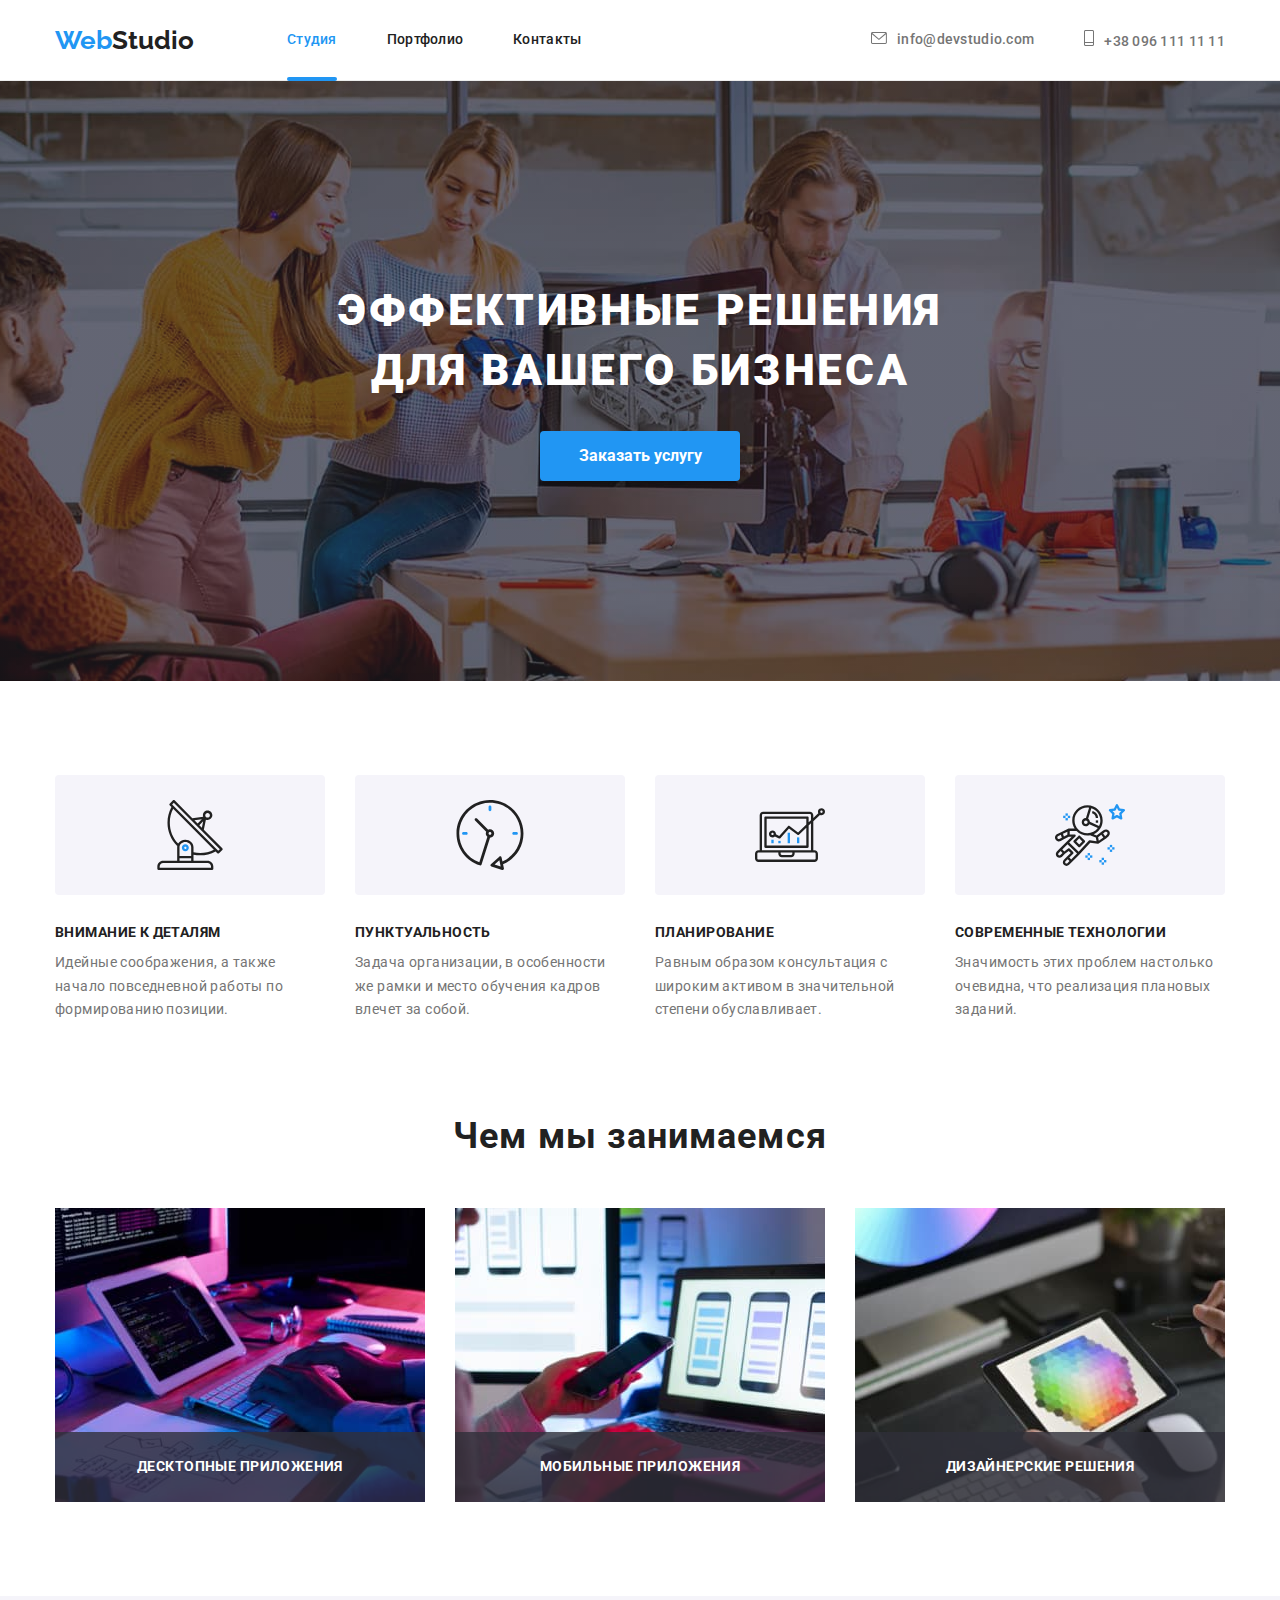
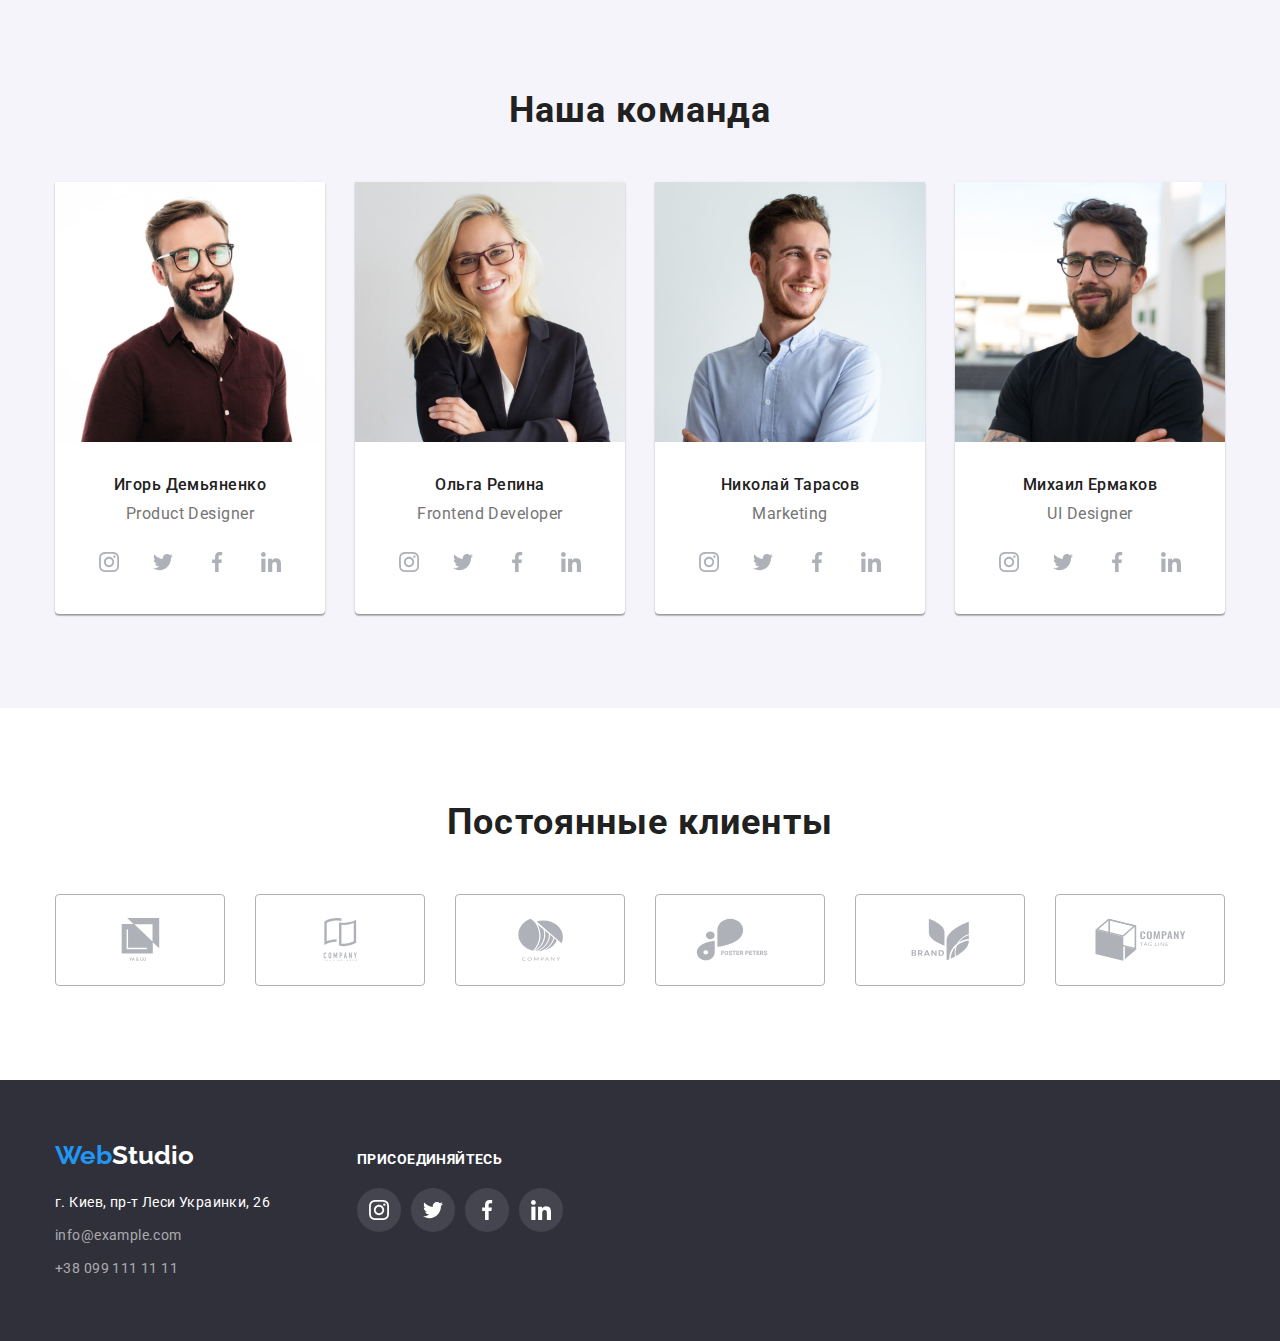
<file: index.html>
<!DOCTYPE html>
<html lang="en">
  <head>
    <meta charset="UTF-8" />
    <meta http-equiv="X-UA-Compatible" content="IE=edge" />
    <meta name="viewport" content="width=device-width, initial-scale=1.0" />
    <title>Web Studio</title>
    <link
      rel="stylesheet"
      href="https://cdnjs.cloudflare.com/ajax/libs/modern-normalize/1.0.0/modern-normalize.min.css"
    />
    <link rel="preconnect" href="https://fonts.gstatic.com" />
    <link
      href="https://fonts.googleapis.com/css2?family=Raleway:wght@700&family=Roboto:wght@400;500;700;900&display=swap"
      rel="stylesheet"
    />

    <link rel="stylesheet" href="./css/style.css" />
  </head>
  <body>
    <!-- Шапка -->
    <header class="header-section">
      <div class="container nav">
        <a href="#" class="logo"><span class="logo-web">Web</span>Studio</a>
        <nav>
          <ul class="nav-list">
            <li class="nav-list-item"><a href="" class="active">Студия</a></li>
            <li class="nav-list-item">
              <a href="./portfolio.html">Портфолио</a>
            </li>
            <li class="nav-list-item"><a href="">Контакты</a></li>
          </ul>
        </nav>
        <ul class="contacts-list">
          <li class="mail-item">
            <a href="mailto:info@devstudio.com"><svg class="mail" width="16" height="12"><use href="./images/icons/sprite.svg#icon-mail"></use></svg>info@devstudio.com</a></li>
          <li class="phone-item"><a href="tel:+380961111111"><svg class="phone" width="10" height="16"><use href="./images/icons/sprite.svg#icon-phone"></use></svg>+38 096 111 11 11</a></li>
        </ul>
      </div>
    </header>
    <main>
      <!-- Герой -->
      <section class="hero">
        <div class="container">
          <h1 class="hero-title">ЭФФЕКТИВНЫЕ РЕШЕНИЯ ДЛЯ ВАШЕГО БИЗНЕСА</h1>
          <button data-modal-open type="button" class="button-order-service">
            Заказать услугу
          </button>
        </div>
      </section>
      <!-- Наши особенности -->
      <section class="features-section">
        <div class="container">
          <ul class="features-list">
            <li class="features-item">
              <div class="features-icons-container"><svg width="70" height="70"><use href="./images/icons/sprite.svg#icon-antenna"></use></svg></div>
              <h3 class="features-title">ВНИМАНИЕ К ДЕТАЛЯМ</h3>
              <p>
                Идейные соображения, а также начало повседневной работы по
                формированию позиции.
              </p>
            </li>
            <li class="features-item">
              <div class="features-icons-container"><svg width="70" height="70"><use href="./images/icons/sprite.svg#icon-clock"></use></svg></div>
              <h3 class="features-title">ПУНКТУАЛЬНОСТЬ</h3>
              <p>
                Задача организации, в особенности же рамки и место обучения
                кадров влечет за собой.
              </p>
            </li>
            <li class="features-item">
              <div class="features-icons-container"><svg width="70" height="70"><use href="./images/icons/sprite.svg#icon-diagram"></use></svg></div>
              <h3 class="features-title">ПЛАНИРОВАНИЕ</h3>
              <p>
                Равным образом консультация с широким активом в значительной
                степени обуславливает.
              </p>
            </li>
            <li class="features-item">
              <div class="features-icons-container"><svg width="70" height="70"><use href="./images/icons/sprite.svg#icon-astronaut"></use></svg></div>
              <h3 class="features-title">СОВРЕМЕННЫЕ ТЕХНОЛОГИИ</h3>
              <p>
                Значимость этих проблем настолько очевидна, что реализация
                плановых заданий.
              </p>
            </li>
          </ul>
        </div>
      </section>
      <!-- Чем мы занимаемся -->
      <section class="what-we-do">
        <div class="container">
          <h2 class="what-we-do-title">Чем мы занимаемся</h2>
          <ul class="photo-list">
            <li class="product-actions-item">
              <img
                class="photo-item"
                src="./images/img.jpg"
                alt="процесс работы 1"
                width="370"
              />
              <div class="product-actions">
                <p class="product-actions-text">ДЕСКТОПНЫЕ ПРИЛОЖЕНИЯ</p>
              </div>
            </li>
            <li class="product-actions-item">
              <img
                class="photo-item"
                src="./images/img2.jpg"
                alt="процесс работы 2"
                width="370"
              />
              <div class="product-actions">
                <p class="product-actions-text">МОБИЛЬНЫЕ ПРИЛОЖЕНИЯ</p>
              </div>
            </li>
            <li class="product-actions-item">
              <img
                class="photo-item"
                src="./images/img3.jpg"
                alt="процесс работы 3"
                width="370"
              />
              <div class="product-actions">
                <p class="product-actions-text">ДИЗАЙНЕРСКИЕ РЕШЕНИЯ</p>
              </div>
            </li>
          </ul>
        </div>
      </section>
      <!-- Наша команда -->
      <section class="our-team-section">
        <div class="container">
          <h2 class="our-team-title">Наша команда</h2>
          <ul class="our-team">
            <li class="our-team-list">
              <img
                src="./images/img4.jpg"
                alt="Игорь Демьяненко фото"
                width="270"
                height="260"
              />
              <div class="worker-details">
                <h3 class="worker-name">Игорь Демьяненко</h3>
                <p class="proffesion">Product Designer</p>
                <ul class="icons-list">
                 <li class="icons-items"><a href="#"><svg width="20" height="20"><use href="./images/icons/sprite.svg#icon-instagram"></use></svg></a></li>
                 <li class="icons-items"><a href="#"><svg width="20" height="20"><use href="./images/icons/sprite.svg#icon-twitter"></use></svg></a></li>
                 <li class="icons-items"><a href="#"><svg width="20" height="20"><use href="./images/icons/sprite.svg#icon-facebook"></use></svg></a></li>
                 <li class="icons-items"><a href="#"><svg width="20" height="20"><use href="./images/icons/sprite.svg#icon-linkedin"></use></svg></a></li>
                </ul>
              </div>
            </li>
            <li class="our-team-list">
              <img
                src="./images/img5.jpg"
                alt="Ольга Репина фото"
                width="270"
                height="260"
              />
              <div class="worker-details">
                <h3 class="worker-name">Ольга Репина</h3>
                <p class="proffesion">Frontend Developer</p>
                <ul class="icons-list">
                  <li class="icons-items"><a href="#"><svg width="20" height="20"><use href="./images/icons/sprite.svg#icon-instagram"></use></svg></a></li>
                  <li class="icons-items"><a href="#"><svg width="20" height="20"><use href="./images/icons/sprite.svg#icon-twitter"></use></svg></a></li>
                  <li class="icons-items"><a href="#"><svg width="20" height="20"><use href="./images/icons/sprite.svg#icon-facebook"></use></svg></a></li>
                  <li class="icons-items"><a href="#"><svg width="20" height="20"><use href="./images/icons/sprite.svg#icon-linkedin"></use></svg></a></li>
                </ul>
              </div>
            </li>
            <li class="our-team-list">
              <img
                src="./images/img6.jpg"
                alt="Николай Тарасов фото"
                width="270"
                height="260"
              />
              <div class="worker-details">
                <h3 class="worker-name">Николай Тарасов</h3>
                <p class="proffesion">Marketing</p>
                <ul class="icons-list">
                  <li class="icons-items"><a href="#"><svg width="20" height="20"><use href="./images/icons/sprite.svg#icon-instagram"></use></svg></a></li>
                  <li class="icons-items"><a href="#"><svg width="20" height="20"><use href="./images/icons/sprite.svg#icon-twitter"></use></svg></a></li>
                  <li class="icons-items"><a href="#"><svg width="20" height="20"><use href="./images/icons/sprite.svg#icon-facebook"></use></svg></a></li>
                  <li class="icons-items"><a href="#"><svg width="20" height="20"><use href="./images/icons/sprite.svg#icon-linkedin"></use></svg></a></li>
                </ul>
              </div>
            </li>
            <li class="our-team-list">
              <img
                src="./images/img7.jpg"
                alt="Михаил Ермаков фото"
                width="270"
                height="260"
              />
              <div class="worker-details">
                <h3 class="worker-name">Михаил Ермаков</h3>
                <p class="proffesion">UI Designer</p>
                <ul class="icons-list">
                  <li class="icons-items"><a href="#"><svg width="20" height="20"><use href="./images/icons/sprite.svg#icon-instagram"></use></svg></a></li>
                  <li class="icons-items"><a href="#"><svg width="20" height="20"><use href="./images/icons/sprite.svg#icon-twitter"></use></svg></a></li>
                  <li class="icons-items"><a href="#"><svg width="20" height="20"><use href="./images/icons/sprite.svg#icon-facebook"></use></svg></a></li>
                  <li class="icons-items"><a href="#"><svg width="20" height="20"><use href="./images/icons/sprite.svg#icon-linkedin"></use></svg></a></li>
                </ul>
              </div>
            </li>
          </ul>
        </div>
      </section>
      <section class="clients-section">
        <div class="container">
          <h2 class="clients-title">Постоянные клиенты</h2>
          <ul class="clients-list">
            <li class="clients-item">
              <a class="clients-link" href="#"><svg width="93" height="43"><use class="clients-icon" href="./images/icons/sprite.svg#icon-group"></use></svg></a>
            </li>
            <li class="clients-item">
              <a class="clients-link" href="#"><svg width="93" height="43"><use class="clients-icon" href="./images/icons/sprite.svg#icon-company"></use></svg></a>
            </li>
            <li class="clients-item">
              <a class="clients-link" href="#"><svg width="93" height="43"><use class="clients-icon" href="./images/icons/sprite.svg#icon-company2"></use></svg></a>
            </li>
            <li class="clients-item">
              <a class="clients-link" href="#"><svg width="93" height="43"><use class="clients-icon" href="./images/icons/sprite.svg#icon-foster-peters"></use></svg></a>
            </li>
            <li class="clients-item">
              <a class="clients-link" href="#"><svg width="93" height="43"><use class="clients-icon" href="./images/icons/sprite.svg#icon-brand"></use></svg></a>
            </li>
            <li class="clients-item">
              <a class="clients-link" href="#"><svg width="93" height="43"><use class="clients-icon" href="./images/icons/sprite.svg#icon-company3"></use></svg></a>
            </li>
          </ul>
        </div>
      </section>
    </main>
    <!-- Подвал -->
    <footer class="footer-section">
      <div class="container">
        <div>
        <a href="#" class="logo"><span class="logo-web">Web</span>Studio</a>
        <address class="address-section">
          <p class="address">г. Киев, пр-т Леси Украинки, 26</p>
          <ul class="contacts">
            <li><a href="mailto:info@example.com">info@example.com</a></li>
            <li><a href="tel:+380991111111">+38 099 111 11 11</a></li>
          </ul>
        </address>
      </div>
        <div class="connect-container">
          <p class="connect-title">ПРИСОЕДИНЯЙТЕСЬ</p> 
          <ul class="connect-list">
            <li class="connect-icons"><a href="#"><svg width="20" height="20"><use href="./images/icons/sprite.svg#icon-instagram"></use></svg></a></li>
            <li class="connect-icons"><a href="#"><svg width="20" height="20"><use href="./images/icons/sprite.svg#icon-twitter"></use></svg></a></li>
            <li class="connect-icons"><a href="#"><svg width="20" height="20"><use href="./images/icons/sprite.svg#icon-facebook"></use></svg></a></li>
            <li class="connect-icons"><a href="#"><svg width="20" height="20"><use href="./images/icons/sprite.svg#icon-linkedin"></use></svg></a></li>
          </ul>
        </div>
      </div>
    </footer>
    <div class="backdrop is-hidden" data-modal>
      <div class="modal">
        <button data-modal-close type="button"></button>
      </div>
    </div>
    <script src="./js/modal.js"></script>
  </body>
</html>
</file>
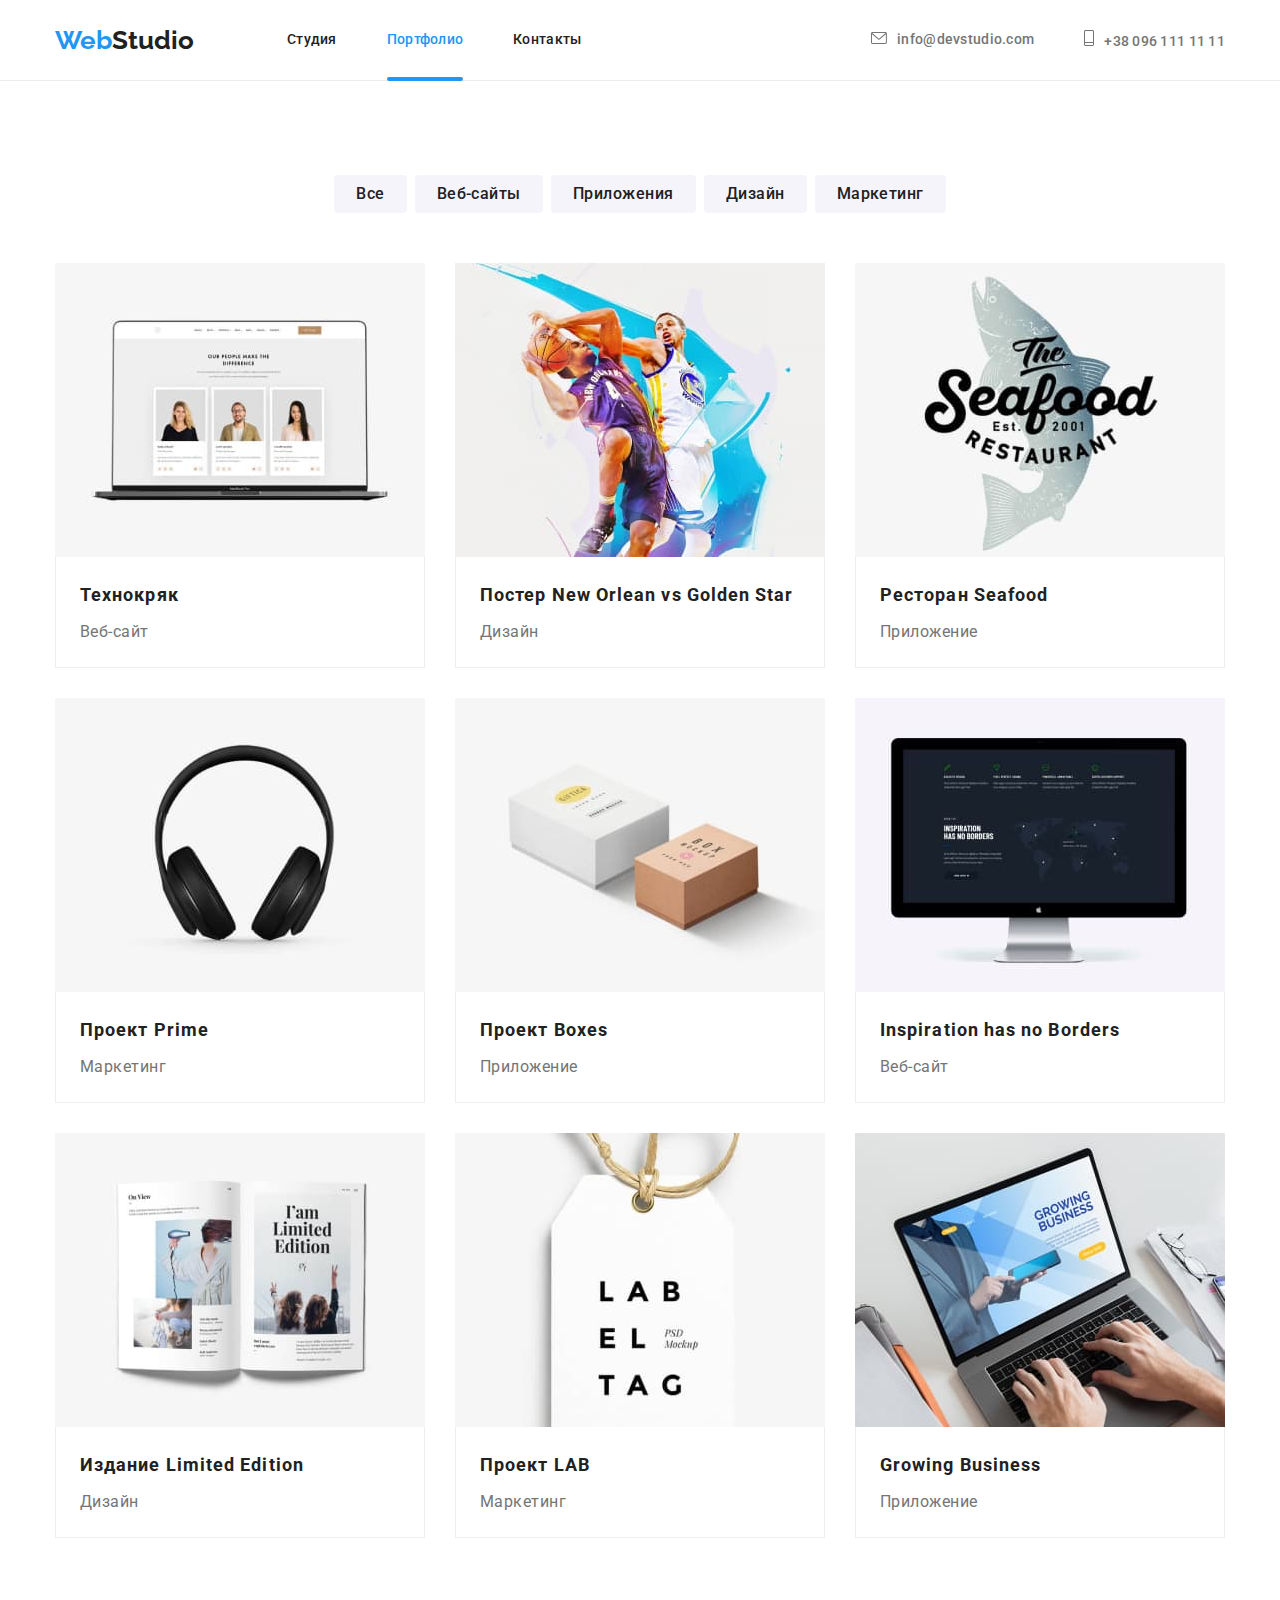
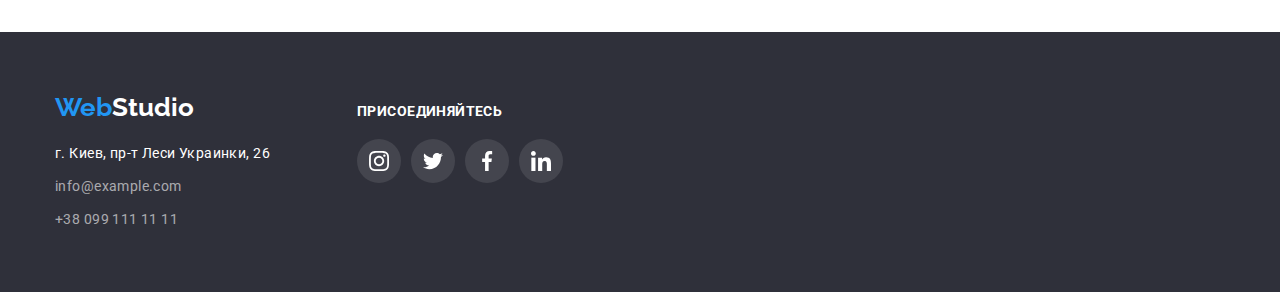
<file: portfolio.html>
<!DOCTYPE html>
<html lang="ru">
  <head>
    <meta charset="UTF-8" />
    <meta http-equiv="X-UA-Compatible" content="IE=edge" />
    <meta name="viewport" content="width=device-width, initial-scale=1.0" />
    <title>Portfolio</title>
    <link
      rel="stylesheet"
      href="https://cdnjs.cloudflare.com/ajax/libs/modern-normalize/1.0.0/modern-normalize.min.css"
    />
    <link rel="preconnect" href="https://fonts.gstatic.com" />
    <link
      href="https://fonts.googleapis.com/css2?family=Raleway:wght@700&family=Roboto:wght@400;500;700;900&display=swap"
      rel="stylesheet"
    />
    <link rel="stylesheet" href="./css/style.css" />
  </head>
  <body>
    <!-- Шапка -->
    <header class="header-section">
      <div class="container nav">
        <a href="#" class="logo"><span class="logo-web">Web</span>Studio</a>
        <nav>
          <ul class="nav-list">
            <li class="nav-list-item"><a href="./index.html">Студия</a></li>
            <li class="nav-list-item">
              <a href="#" class="active">Портфолио</a>
            </li>
            <li class="nav-list-item"><a href="">Контакты</a></li>
          </ul>
        </nav>
        <ul class="contacts-list">
          <li class="mail-item">
            <a href="mailto:info@devstudio.com"><svg class="mail" width="16" height="12"><use href="./images/icons/sprite.svg#icon-mail"></use></svg>info@devstudio.com</a>
          </li>
          <li class="phone-item"><a href="tel:+380961111111"><svg class="phone" width="10" height="16"><use href="./images/icons/sprite.svg#icon-phone"></use></svg>+38 096 111 11 11</a></li>
        </ul>
      </div>
    </header>
    <main>
      <!-- Герой -->
      <section class="portfolio">
        <div class="container">
          <h1 class="hero-portfolio">Portfolio</h1>
          <ul class="buttons-list">
            <li><button class="nav-buttons" type="button">Все</button></li>
            <li>
              <button class="nav-buttons" type="button">Веб-сайты</button>
            </li>
            <li>
              <button class="nav-buttons" type="button">Приложения</button>
            </li>
            <li><button class="nav-buttons" type="button">Дизайн</button></li>
            <li>
              <button class="nav-buttons" type="button">Маркетинг</button>
            </li>
          </ul>
          <ul class="portfolio-photo">
            <li class="cards">
              <a href="#">
                <div class="product-thumb">
                <img class="photo-cards" src="./images/Технокряк.jpg" alt="Технокряк" width="370" />
                <div class="product-thumb-item">
                  <p class="product-thumb-text">Технокряк это современная площадка распространения коронавируса. Компании используют эту платформу для цифрового шпионажа и атак на защищённые сервера конкурентов.</p>
                </div>
              </div>
                <div class="cards-container">
                  <h2 class="item-title">Технокряк</h2>
                  <p class="item-text">Веб-сайт</p>
                </div>
              </a>
            </li>
            <li class="cards">
              <a href="#">
                <div class="product-thumb">
                <img class="photo-cards"
                  src="./images/Постер.jpg"
                  alt="Постер New Orlean vs Golden Star"
                  width="370"
                />
                <div class="product-thumb-item">
                  <p class="product-thumb-text">Технокряк это современная площадка распространения коронавируса. Компании используют эту платформу для цифрового шпионажа и атак на защищённые сервера конкурентов.</p>
                </div>
              </div>
                <div class="cards-container">
                  <h2 class="item-title">Постер New Orlean vs Golden Star</h2>
                  <p class="item-text">Дизайн</p>
                </div>
              </a>
            </li>
            <li class="cards">
              <a href="#">
                <div class="product-thumb">
                <img class="photo-cards"
                  src="./images/Ресторан.jpg"
                  alt="Ресторан Seafood"
                  width="370"/>
                <div class="product-thumb-item">
                  <p class="product-thumb-text">Технокряк это современная площадка распространения коронавируса. Компании используют эту платформу для цифрового шпионажа и атак на защищённые сервера конкурентов.</p>
                </div>
              </div>
                <div class="cards-container">
                  <h2 class="item-title">Ресторан Seafood</h2>
                  <p class="item-text">Приложение</p>
                </div>
              </a>
            </li>
            <li class="cards">
              <a href="#">
                <div class="product-thumb">
                <img class="photo-cards"
                  src="./images/Наушники.jpg"
                  alt="Проект Prime"
                  width="370"
                />
                <div class="product-thumb-item">
                  <p class="product-thumb-text">Технокряк это современная площадка распространения коронавируса. Компании используют эту платформу для цифрового шпионажа и атак на защищённые сервера конкурентов.</p>
                </div>
              </div>
                <div class="cards-container">
                  <h2 class="item-title">Проект Prime</h2>
                  <p class="item-text">Маркетинг</p>
                </div>
              </a>
            </li>
            <li class="cards">
              <a href="#">
                <div class="product-thumb">
                <img class="photo-cards"
                  src="./images/Проект Boxes.jpg"
                  alt="Проект Boxes"
                  width="370"
                />
                <div class="product-thumb-item">
                  <p class="product-thumb-text">Технокряк это современная площадка распространения коронавируса. Компании используют эту платформу для цифрового шпионажа и атак на защищённые сервера конкурентов.</p>
                </div>
              </div>
                <div class="cards-container">
                  <h2 class="item-title">Проект Boxes</h2>
                  <p class="item-text">Приложение</p>
                </div>
              </a>
            </li>
            <li class="cards">
              <a href="#">
                <div class="product-thumb">
                <img class="photo-cards"
                  src="./images/Монитор.jpg"
                  alt="Inspiration has no Borders"
                  width="370"
                />
                <div class="product-thumb-item">
                  <p class="product-thumb-text">Технокряк это современная площадка распространения коронавируса. Компании используют эту платформу для цифрового шпионажа и атак на защищённые сервера конкурентов.</p>
                </div>
              </div>
                <div class="cards-container">
                  <h2 class="item-title">Inspiration has no Borders</h2>
                  <p class="item-text">Веб-сайт</p>
                </div>
              </a>
            </li>
            <li class="cards">
              <a href="#">
                <div class="product-thumb">
                <img class="photo-cards"
                  src="./images/Книга.jpg"
                  alt="Издание Limited Edition"
                  width="370"
                />
                <div class="product-thumb-item">
                  <p class="product-thumb-text">Технокряк это современная площадка распространения коронавируса. Компании используют эту платформу для цифрового шпионажа и атак на защищённые сервера конкурентов.</p>
                </div>
              </div>
                <div class="cards-container">
                  <h2 class="item-title">Издание Limited Edition</h2>
                  <p class="item-text">Дизайн</p>
                </div>
              </a>
            </li>
            <li class="cards">
              <a href="#">
                <div class="product-thumb">
                <img class="photo-cards"
                  src="./images/Проект Lab.jpg"
                  alt="Проект LAB"
                  width="370"
                />
                <div class="product-thumb-item">
                  <p class="product-thumb-text">Технокряк это современная площадка распространения коронавируса. Компании используют эту платформу для цифрового шпионажа и атак на защищённые сервера конкурентов.</p>
                </div>
              </div>
                <div class="cards-container">
                  <h2 class="item-title">Проект LAB</h2>
                  <p class="item-text">Маркетинг</p>
                </div>
              </a>
            </li>
            <li class="cards">
              <a href="#">
                <div class="product-thumb">
                <img class="photo-cards"
                  src="./images/Growing.jpg"
                  alt="Growing Business"
                  width="370"
                />
                <div class="product-thumb-item">
                  <p class="product-thumb-text">Технокряк это современная площадка распространения коронавируса. Компании используют эту платформу для цифрового шпионажа и атак на защищённые сервера конкурентов.</p>
                </div>
              </div>
                <div class="cards-container">
                  <h2 class="item-title">Growing Business</h2>
                  <p class="item-text">Приложение</p>
                </div>
              </a>
            </li>
          </ul>
        </div>
      </section>
    </main>
    <!-- Подвал -->
    <footer class="footer-section">
      <div class="container">
        <div>
        <a href="#" class="logo"><span class="logo-web">Web</span>Studio</a>
        <address class="address-section">
          <p class="address">г. Киев, пр-т Леси Украинки, 26</p>
          <ul class="contacts">
            <li><a href="mailto:info@example.com">info@example.com</a></li>
            <li><a href="tel:+380991111111">+38 099 111 11 11</a></li>
          </ul>
        </address>
      </div>
      <div class="connect-container">
        <h5 class="connect-title">ПРИСОЕДИНЯЙТЕСЬ</h5>
        <ul class="connect-list">
          <li class="connect-icons"><a href="#"><svg width="20" height="20"><use href="./images/icons/sprite.svg#icon-instagram"></use></svg></a></li>
          <li class="connect-icons"><a href="#"><svg width="20" height="20"><use href="./images/icons/sprite.svg#icon-twitter"></use></svg></a></li>
          <li class="connect-icons"><a href="#"><svg width="20" height="20"><use href="./images/icons/sprite.svg#icon-facebook"></use></svg></a></li>
          <li class="connect-icons"><a href="#"><svg width="20" height="20"><use href="./images/icons/sprite.svg#icon-linkedin"></use></svg></a></li>
        </ul>
      </div>
      </div>
    </footer>
  </body>
</html>
</file>
<file: css/style.css>
:root {
  --main-text-color: #212121;
  --second-text-color: #757575;
  --white-color: #ffffff;
  --highlight-color: #2196f3;
  --main-font: Roboto, sans-serif;
  --accent-font: Raleway, sans-serif;
}
html {
  box-sizing: border-box;
}
*,
*::before,
*::after {
  box-sizing: inherit;
}
body {
  font-family: var(--main-font);
  color: var(--main-text-color);
}
h1,
h2,
h3,
h4,
h5,
h6 {
  margin: 0px;
}
p {
  margin: 0px;
}
ul {
  list-style: none;
  margin: 0px;
  padding-left: 0px;
}
a {
  display: inline-block;
  color: inherit;
  text-decoration: none;
}
button {
  display: inline-block;
  border: 0px;
}
.container {
  width: 1200px;
  margin: 0 auto;
  padding: 0 15px;
}
/* LOGO */
.logo {
  margin-right: 93px;
  font-family: var(--accent-font);
  font-weight: bold;
  font-size: 26px;
  line-height: 1.19;
}
.logo-web {
  color: #2196f3;
}
.footer-section .logo {
  color: var(--white-color);
}
/* Шапка */
.header-section {
  border-bottom: 1px solid #ececec;
  background-color: var(--white-color);
}
.active {
  color: var(--highlight-color);
}
.nav-list a {
  transition: color 250ms cubic-bezier(0.4, 0, 0.2, 1);
}
.active {
  color: var(--highlight-color);
}
.active::after {
  display: block;
  content: "";
  position: absolute;
  width: 100%;
  height: 4px;
  border-radius: 2px;
  background-color: var(--highlight-color);
  bottom: -1px;
}
.active {
  position: relative;
}
.nav {
  display: flex;
  align-items: center;
}
.nav-list {
  display: flex;
  align-items: center;
  font-weight: 500;
  font-size: 14px;
  line-height: 1.14;
  letter-spacing: 0.02em;
}
.nav-list-item a {
  display: block;
  padding-top: 32px;
  padding-bottom: 32px;
}
.nav-list li:not(:last-child) {
  margin-right: 50px;
}
.contacts-list {
  display: flex;
  align-items: center;
  margin-left: auto;
  font-style: normal;
  font-weight: 500;
  font-size: 14px;
  line-height: 1.14;
  letter-spacing: 0.02em;
  color: var(--second-text-color);
}
.mail-item a {
  transition: color 250ms cubic-bezier(0.4, 0, 0.2, 1);
}
.phone-item a {
  transition: color 250ms cubic-bezier(0.4, 0, 0.2, 1);
}
.mail {
  margin-right: 10px;
  fill: currentColor;
}
.phone {
  margin-right: 10px;
  fill: currentColor;
}
.mail-item {
  margin-right: 50px;
}
.nav-list a:hover,
.nav-list a:focus,
.contacts-list a:hover,
.contacts-list a:focus {
  color: var(--highlight-color);
}
/* Герой */
.hero {
  margin-left: auto;
  margin-right: auto;
  padding-top: 200px;
  padding-bottom: 200px;
  max-width: 1600px;
  text-align: center;
  background-color: rgba(47, 48, 58, 0.4);
  background-image: linear-gradient(rgba(47, 48, 58, 0.4), rgba(47, 48, 58, 0.4)),
    url("../images/background.jpg");
  background-repeat: no-repeat;
  background-position: center;
  background-size: cover;
}
.hero-title {
  margin-left: auto;
  margin-right: auto;
  text-align: center;
  max-width: 696px;
  margin-bottom: 30px;
  letter-spacing: 0.06em;
  font-weight: 900;
  font-size: 44px;
  line-height: 1.36;
  color: #ffffff;
}
/* Кнопка модального окна */
.modal {
  position: absolute;
  top: 50%;
  left: 50%;
  transform: translate(-50%, -50%);
  width: 528px;
  height: 581px;
  background-color: var(--white-color);
  box-shadow: 0px 1px 3px rgba(0, 0, 0, 0.12), 0px 1px 1px rgba(0, 0, 0, 0.14),
    0px 2px 1px rgba(0, 0, 0, 0.2);
  border-radius: 4px;
}
.backdrop.is-hidden {
  visibility: hidden;
  opacity: 0;
  pointer-events: none;
  transition: 250ms cubic-bezier(0.4, 0, 0.2, 1);
}
[data-modal-close] {
  position: absolute;
  right: 8px;
  top: 8px;
  background-image: url(../images/icons/close.svg);
  width: 30px;
  height: 30px;
  border-radius: 50%;
  cursor: pointer;
}
.backdrop {
  position: fixed;
  background-color: rgba(0, 0, 0, 0.2);
  top: 0;
  left: 0;
  width: 100vw;
  height: 100vh;
  transition: 250ms cubic-bezier(0.4, 0, 0.2, 1);
}
.button-order-service {
  color: #ffffff;
  background-color: #2196f3;
  box-shadow: 0px 4px 4px rgba(0, 0, 0, 0.15);
  padding: 10px 32px;
  width: 200px;
  height: 50px;
  font-family: var(--main-font);
  cursor: pointer;
  font-style: normal;
  font-weight: bold;
  font-size: 16px;
  line-height: 1.87;
  border-radius: 4px;
}
.button-order-service:hover,
.button-order-service:focus {
  background: #188ce8;
  box-shadow: 0px 4px 4px rgba(0, 0, 0, 0.15);
  border-radius: 4px;
}
/* Наши особенности */
.features-section {
  padding-top: 94px;
  padding-bottom: 94px;
}
.features-list {
  display: flex;
  align-items: center;
}
.features-list li:not(:last-child) {
  margin-right: 30px;
}
.features-title {
  margin-bottom: 10px;
  font-weight: bold;
  font-size: 14px;
  line-height: 1.14;
  letter-spacing: 0.03em;
  color: var(--main-text-color);
}
.features-item {
  width: 270px;
  font-size: 14px;
  line-height: 1.71;
  letter-spacing: 0.03em;
  color: var(--second-text-color);
}
/* Иконки */
.features-icons-container {
  background: #f5f4fa;
  border-radius: 4px;
  width: 270px;
  height: 120px;
  display: flex;
  justify-content: center;
  align-items: center;
  margin-bottom: 30px;
}
/* Чем мы занимаемся */
.product-actions {
  width: 100%;
  height: 70px;
  background-color: rgba(47, 48, 58, 0.8);
  position: absolute;
  bottom: 0;
  left: 0;
  text-align: center;
  padding-top: 27px;
  padding-bottom: 27px;
}
.product-actions-item {
  position: relative;
}
.product-actions-text {
  font-weight: bold;
  font-size: 14px;
  line-height: 1.14;
  letter-spacing: 0.03em;
  color: var(--white-color);
}
.what-we-do {
  padding-bottom: 94px;
}
.what-we-do-title {
  margin-bottom: 50px;
  text-align: center;
  font-weight: bold;
  font-size: 36px;
  line-height: 1.16;
  letter-spacing: 0.03em;
  color: var(--main-text-color);
}
.photo-list {
  display: flex;
  align-items: center;
}
.photo-list li:not(:last-child) {
  margin-right: 30px;
}
.photo-item {
  max-width: 100%;
  height: auto;
  display: block;
}
/* Наша команда */
.our-team-section {
  padding-top: 94px;
  padding-bottom: 94px;
  background-color: #f5f4fa;
}
.our-team-list {
  background: #ffffff;
  box-shadow: 0px 1px 3px rgba(0, 0, 0, 0.12), 0px 1px 1px rgba(0, 0, 0, 0.14),
    0px 2px 1px rgba(0, 0, 0, 0.2);
  border-radius: 0px 0px 4px 4px;
}
.our-team {
  display: flex;
}
.our-team li:not(:last-child) {
  margin-right: 30px;
}
.our-team-title {
  margin-bottom: 50px;
  font-weight: bold;
  font-size: 36px;
  line-height: 1.16;
  text-align: center;
  letter-spacing: 0.03em;
  color: var(--main-text-color);
}
.worker-details {
  padding-top: 30px;
  padding-bottom: 30px;
  padding-left: 32px;
  padding-right: 32px;
}
.worker-name {
  margin-bottom: 10px;
  text-align: center;
  font-weight: 500;
  font-size: 16px;
  line-height: 1.18;
  letter-spacing: 0.03em;
  color: var(--main-text-color);
}
.proffesion {
  margin-bottom: 16px;
  text-align: center;
  font-size: 16px;
  line-height: 1.18;
  letter-spacing: 0.03em;
  color: var(--second-text-color);
}
/* Соц сети */
.icons-list {
  display: flex;
}
.icons-items a {
  width: 44px;
  height: 44px;
  display: flex;
  justify-content: center;
  align-items: center;
  fill: #afb1b8;
  border-radius: 50%;
  transition: background-color 250ms cubic-bezier(0.4, 0, 0.2, 1),
    fill 250ms cubic-bezier(0.4, 0, 0.2, 1);
}
.icons-items a:hover,
.icons-items a:focus {
  background-color: var(--highlight-color);
  fill: var(--white-color);
}
.icons-list li:not(:last-child) {
  margin-right: 10px;
}
/* Постоянные клиенты */
.clients-section {
  padding-top: 94px;
  padding-bottom: 94px;
}
.clients-title {
  text-align: center;
  margin-top: 0px;
  margin-bottom: 50px;
  font-weight: bold;
  font-size: 36px;
  line-height: 1.16;
  letter-spacing: 0.03em;
  color: var(--main-text-color);
}
.clients-list {
  display: flex;
  margin-top: 0px;
  padding-left: 0px;
  margin-bottom: 0px;
}
.clients-link {
  display: flex;
  justify-content: center;
  align-items: center;
  margin-top: 0px;
  margin-bottom: 0px;
  width: 170px;
  height: 92px;
  border: 1px solid #afb1b8;
  border-radius: 4px;
  transition: border-color 250ms cubic-bezier(0.4, 0, 0.2, 1);
}
.clients-link:hover {
  border-color: var(--highlight-color);
}
.clients-link:hover .clients-icon,
.clients-link:focus .clients-icon {
  fill: var(--highlight-color);
}
.clients-icon {
  fill: #afb1b8;
  transition: fill 250ms cubic-bezier(0.4, 0, 0.2, 1);
}
.clients-item:not(:last-child) {
  margin-right: 30px;
}
/* Портфолио */
.hero-portfolio {
  display: none;
}
.portfolio {
  padding-top: 94px;
  padding-bottom: 94px;
}
.buttons-list {
  margin-bottom: 50px;
  display: flex;
  justify-content: center;
  align-items: center;
}
.buttons-list li:not(:last-child) {
  margin-right: 8px;
}
.nav-buttons:hover,
.nav-buttons:focus {
  color: var(--white-color);
  background-color: var(--highlight-color);
  box-shadow: 0px 3px 1px rgba(0, 0, 0, 0.1), 0px 1px 2px rgba(0, 0, 0, 0.08),
    0px 2px 2px rgba(0, 0, 0, 0.12);
}
.nav-buttons {
  padding: 6px 22px;
  border-radius: 4px;
  cursor: pointer;
  font-family: var(--main-font);
  font-weight: 500;
  font-size: 16px;
  line-height: 1.62;
  text-align: center;
  letter-spacing: 0.03em;
  background-color: #f5f4fa;
  color: var(--main-text-color);
  transition: background-color 250ms cubic-bezier(0.4, 0, 0.2, 1),
    color 250ms cubic-bezier(0.4, 0, 0.2, 1), box-shadow 250ms cubic-bezier(0.4, 0, 0.2, 1);
}
.photo-cards {
  max-width: 100%;
  height: auto;
  display: block;
}
.portfolio-photo {
  margin-right: -30px;
  display: flex;
  flex-wrap: wrap;
}
.cards-container {
  padding: 20px 24px;
  border-left: 1px solid #eeeeee;
  border-right: 1px solid #eeeeee;
  border-bottom: 1px solid #eeeeee;
}
.portfolio-photo .cards {
  flex-basis: calc(100% / 3 - 30px);
  margin-right: 30px;
  background-color: var(--white-color);
}
.cards:nth-child(-n + 6) {
  margin-bottom: 30px;
}
.cards a:hover,
.cards a:focus {
  box-shadow: 0px 1px 1px rgba(0, 0, 0, 0.12), 0px 4px 4px rgba(0, 0, 0, 0.06),
    1px 4px 6px rgba(0, 0, 0, 0.16);
}
.item-title {
  font-weight: bold;
  font-size: 18px;
  line-height: 2;
  letter-spacing: 0.06em;
  color: var(--main-text-color);
}
.item-text {
  margin-top: 4px;
  font-size: 16px;
  line-height: 1.87;
  letter-spacing: 0.03em;
  color: var(--second-text-color);
}
.product-thumb {
  position: relative;
  overflow: hidden;
}
.product-thumb-item {
  padding: 63px 24px;
  position: absolute;
  top: 0;
  left: 0;
  width: 100%;
  height: 100%;
  background-color: rgba(33, 150, 243, 0.9);
  transform: translateY(100%);
  transition: transform 250ms cubic-bezier(0.4, 0, 0.2, 1);
}
.product-thumb-text {
  font-size: 18px;
  line-height: 1.55;
  letter-spacing: 0.03em;
  color: var(--white-color);
}
.cards:hover .product-thumb-item {
  transform: translateY(0);
}
/* Подвал */
.footer-section .container {
  display: flex;
  align-items: baseline;
}
.footer-section {
  padding-top: 60px;
  padding-bottom: 60px;
  background-color: #2f303a;
}
.footer-section .contacts {
  margin-top: 9px;
}
.footer-section .contacts li:not(:first-child) {
  margin-top: 9px;
}
.address-section {
  margin-top: 20px;
}
.address {
  font-style: normal;
  font-weight: normal;
  font-size: 14px;
  line-height: 1.71;
  letter-spacing: 0.03em;
  color: var(--white-color);
}
.contacts {
  font-style: normal;
  font-weight: normal;
  font-size: 14px;
  line-height: 1.71;
  letter-spacing: 0.03em;
  color: rgba(255, 255, 255, 0.6);
}
/* Присоединяйтесь */
.connect-container {
  margin-left: 70px;
}
.connect-title {
  margin-top: 0px;
  margin-bottom: 20px;
  font-weight: bold;
  font-size: 14px;
  line-height: 1.14;
  letter-spacing: 0.03em;
  color: var(--white-color);
}
.connect-list {
  display: flex;
}
.connect-list li:not(:last-child) {
  margin-right: 10px;
}
.connect-icons a {
  width: 44px;
  height: 44px;
  display: flex;
  justify-content: center;
  align-items: center;
  fill: var(--white-color);
  background-color: rgba(255, 255, 255, 0.1);
  border-radius: 50%;
  transition: background-color 250ms cubic-bezier(0.4, 0, 0.2, 1);
}
.connect-icons a:hover,
.connect-icons a:focus {
  background-color: var(--highlight-color);
  fill: var(--white-color);
}
</file>
